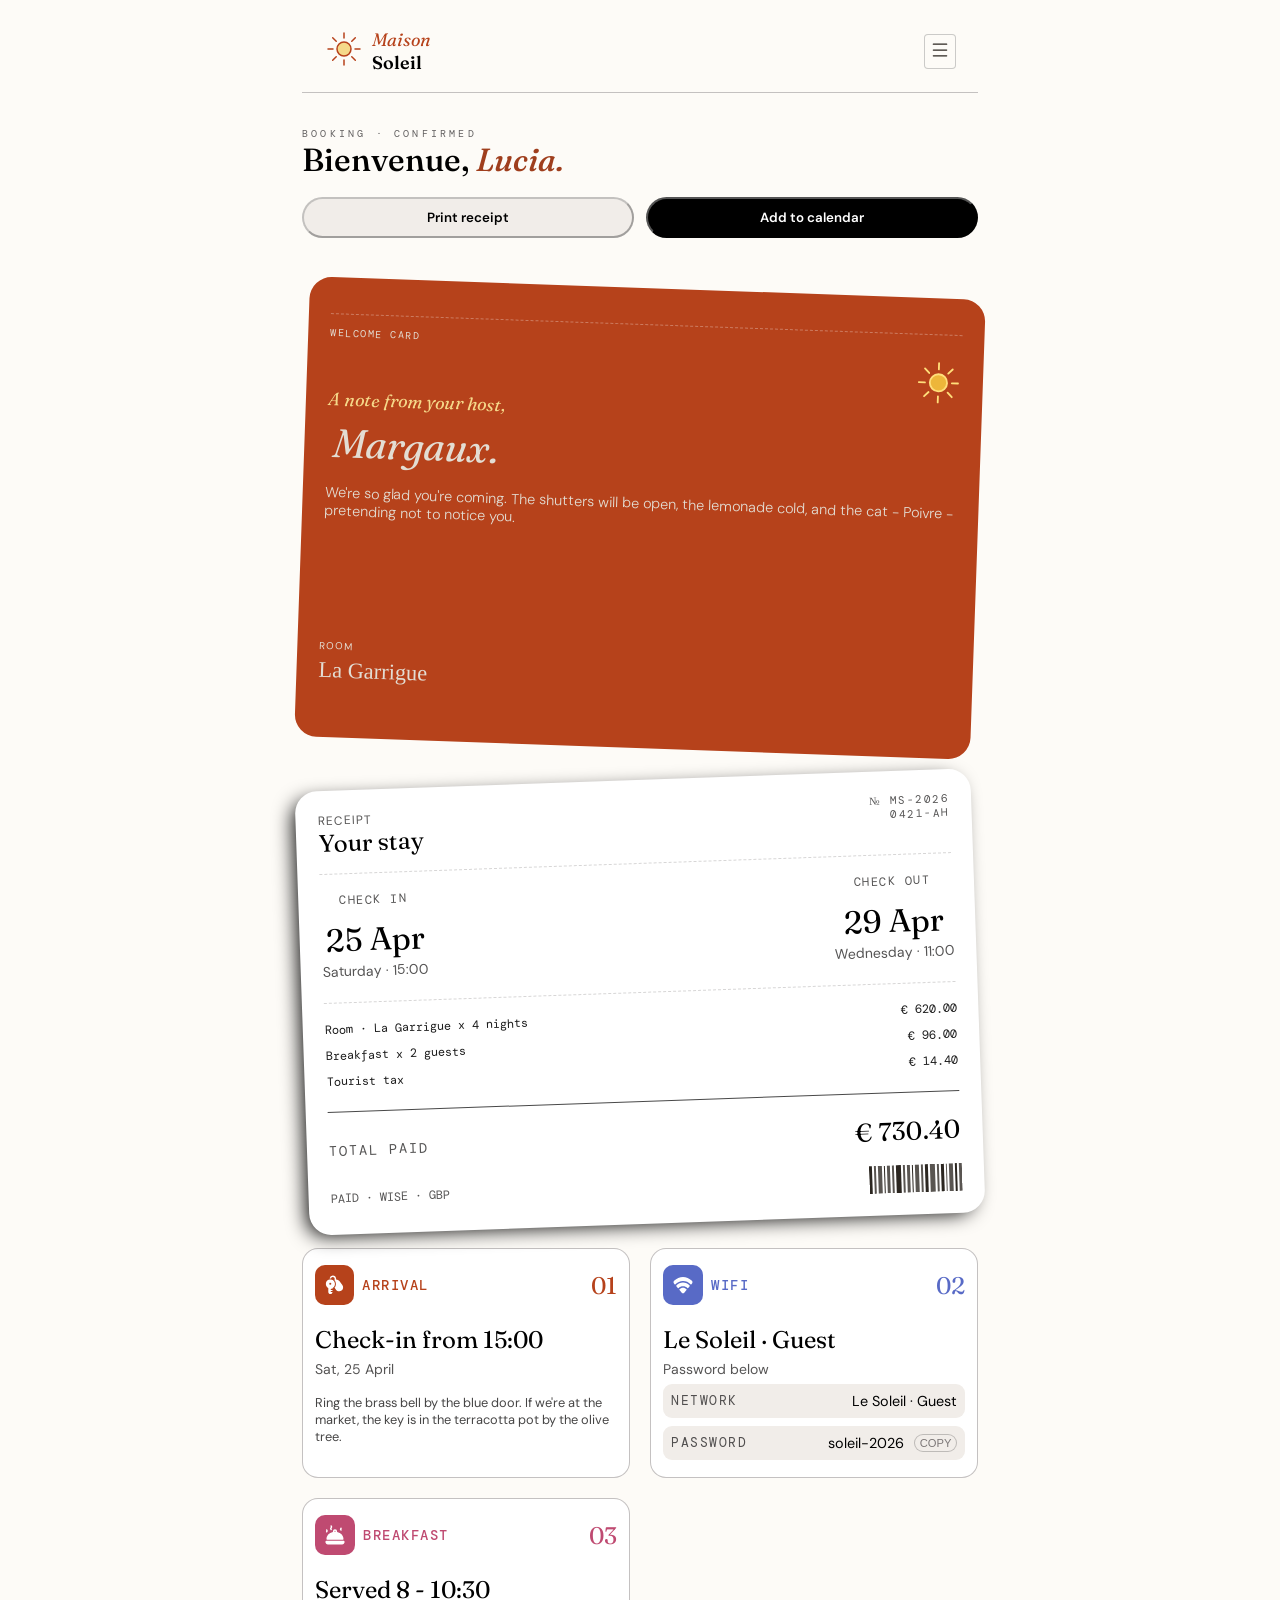
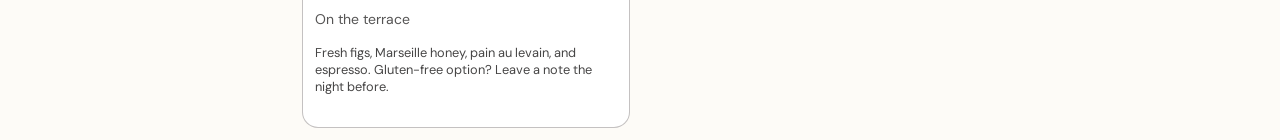
<file: hotel-booking-confirmation-page-main/index.html>
<!DOCTYPE html>
<html lang="en">
<head>
  <meta charset="UTF-8">
  <meta name="viewport" content="width=device-width, initial-scale=1.0"> <!-- displays site properly based on user's device -->
  <link rel="stylesheet" href="styles.css">
  <link rel="icon" type="image/png" sizes="32x32" href="./assets/images/favicon-32x32.png">
  <link rel="preconnect" href="https://fonts.googleapis.com">
<link rel="preconnect" href="https://fonts.gstatic.com" crossorigin>
<link href="https://fonts.googleapis.com/css2?family=Barlow+Semi+Condensed:ital,wght@0,100;0,200;0,300;0,400;0,500;0,600;0,700;0,800;0,900;1,100;1,200;1,300;1,400;1,500;1,600;1,700;1,800;1,900&family=DM+Mono:ital,wght@0,300;0,400;0,500;1,300;1,400;1,500&family=DM+Sans:ital,opsz,wght@0,9..40,100..1000;1,9..40,100..1000&family=Fraunces:ital,opsz,wght@0,9..144,100..900;1,9..144,100..900&family=Montserrat:ital,wght@0,100..900;1,100..900&family=Outfit:wght@100..900&family=Red+Hat+Display:ital,wght@0,300..900;1,300..900&family=Sora:wght@100..800&display=swap" rel="stylesheet">

  <title>Frontend Mentor | Hotel booking confirmation page</title>

</head>
<body>
  <div class="container">
    <div class="page">
        <aside id="sidebar" class="sidebar">
          <div class="sidebar-header">
              <a href="#" class="logo">
                  <img src="assets/images/illustration-sun.svg" alt="sun logo" class="sun-logo-img">
              </a>
              <div class="logo-txt">
                <p>Maison</p>
                <p>Soleil</p>
              </div>
            
              <button  id="menu-close" aria-label="Close menu">
                  <img src="assets/images/icon-close.svg" alt="Close menu button">
              </button>
          </div>

          <nav aria-label="Primary">
              <ul class="nav-list">
                  <li><img src="assets/images/icon-bed.svg" alt=""><a href="#" class="nav-link active">Your stay <span class="badge">1</span></a></li>
                  <li><img src="assets/images/icon-house.svg" alt=""><a href="#" class="nav-link">The house</a></li>
                  <li><img src="assets/images/icon-pin.svg" alt=""><a href="#" class="nav-link">Around town</a></li>
                  <li><img src="assets/images/icon-breakfast-outline.svg" alt=""><a href="#" class="nav-link">Breakfast</a></li>
                  <li><img src="assets/images/icon-mail.svg" alt=""><a href="#" class="nav-link">Messages</a></li>
              </ul>
          </nav>

          <div class="weather-card">
            <img src="assets/images/icon-weather.svg" alt="sunny icon" class="weather-img">
              <p class="weather-label">Today in Cassis</p>
              <p class="weather-temp">27°</p>
              <p class="weather-desc">Sunny · light breeze</p>
          </div>

          <div class="sidebar-footer">
              <p>Est. 1987</p>
              <p>Maison Soleil · 12 Rue des Oliviers · Cassis</p>
              <p>© 2026 Maison Soleil</p>
          </div>
      </aside>

      <div class="overlay" id="overlay"></div>

      <header class="mobile-header">
          <a href="#" class="logo">
            <img src="assets/images/illustration-sun.svg" class="sun-logo-img" alt="">
          </a>
          <div class="logo-txt">
                <p>Maison</p>
                <p>Soleil</p>
              </div>
          <button id="menu-open" class="menu-open menu-btn" aria-label="Open menu" aria-expanded="false" aria-controls="sidebar">
              <img src="assets/images/icon-menu.svg" alt="">
          </button>
      </header> 
  
  
<main>
  <!--After navbar section-->
    <div class="hero-section">
      <div class="hero-txt"><p>Booking · Confirmed</p>
        <h1>Bienvenue, <span class="Lucia">Lucia.</span></h1></div>
        
        <div class="main-btns">
          <button type="button" class="print-btn">Print receipt</button>
          <button type="button" class="add-btn">Add to calendar</button>
        </div>
    </div>
    
    
    <!-- Booking cards start -->
    <!-- Receipt card -->
   
    <!-- Note from host card -->
    <div class="welcome-card">
        <p class="welcome-txt">Welcome Card</p>
        <img src="assets/images/icon-sun.svg" alt="Sun icon" class="sun-icon">
          <div class="note">
            <p class="note-header">A note from your host,</p>
            <p class="host-name">Margaux.</p>
            <p class="note-txt">We're so glad you're coming. The shutters will be open, the lemonade cold, and the cat - Poivre - pretending not to notice you.</p>
            <div class="room-info">
              <p class="room">Room</p>
              <p class="room-name">La Garrigue</p>
            </div>
        </div>
    </div>

     <div class="receipt-card">
      <div class="receipt-header">
        <div class="receipt-left">
          <p class="receipt-txt">Receipt</p>
          <h2>Your stay</h2>
        </div>
        <div class="receipt-right">
          <p>№ MS-2026</p>
          <p>0421-AH</p>
        </div>
      </div>
      
      <div class="dates-flex">
        <div class="check-in">
          <p>Check in</p>
          <p>25 Apr</p>
          <p>Saturday · 15:00</p>
        </div>

        <div class="check-out">
          <p>Check out</p>
          <p>29 Apr</p>
          <p>Wednesday · 11:00</p>
        </div>
        
      </div>
    
      <div class="items-flex">
        <div class="item-1">
          <p class="item-name">Room · La Garrigue x 4  nights</p> 
          <p class="price">€ 620.00</p>
        </div>

        <div class="item-2">
          <p class="item">Breakfast x 2 guests</p>
          <p class="price">€ 96.00</p>
        </div>

        <div class="item-3">
          <p class="item">Tourist tax</p>
          <p class="price">€ 14.40</p>
          
        </div>
      </div>
      <div class="receipt-footer">
        <p class="total">Total paid</p>
        <p class="total-price">€ 730.40</p>
      </div>
      <div class="receipt-barc">
         <p>Paid · Wise · GBP</p>
        <!-- Barcode image -->
         <img src="assets/images/icon-barcode.svg" alt="barcode image" class="barcode">
      </div>
    </div>  

      <!-- Guest info row ends -->
    <div class="feature-cards-flex">
      <!-- Wifi -->
        <div class="feature-card-1">
            <!-- Arrival -->
          <div class="top-row">
            <img class="feature-icon-img" src="assets/images/icon-key.svg" alt="keys icon">
              <p class="feature">Arrival</p>
              <p class="feature-num">01</p>
          </div>
              <h2>Check-in from 15:00</h2>
              <p class="sub-txt">Sat, 25 April</p>
              <p class="paragraph-txt">Ring the brass bell by the blue door. If we're at the market, the key is in the terracotta pot by the olive tree.</p>
        </div>
        
        <div class="feature-card-2">
          <div class="top-row">
            <img src="assets/images/icon-wifi.svg" class="feature-icon-img" alt="Wifi Icon">
            <p class="feature">Wifi</p>
            <p class="feature-num">02</p>
          </div>

          <h2>Le Soleil · Guest</h2>
            <p class="sub-txt">Password below</p>
          <div class="bottom-row-wifi">
            <div class="network">
              <p class="net">Network</p>
              <p class="net-name">Le Soleil · Guest</p>
            </div>
          <div class="password">
            <p class="pass">Password</p>
            <p class="pass-name">soleil-2026</p>
            <button class="copy-btn"> Copy</button>
          </div>
        </div>
      </div>
        
        <!-- Breakfast -->
        <div class="feature-card-3">
          <div class="top-row">
            <img src="assets/images/icon-breakfast.svg" class="feature-icon-img" alt="Breakfast Plate">
            <p class="feature">Breakfast</p>
            <p class="feature-num">03</p>
          </div>

          <h2>Served 8 - 10:30</h2>
          <p class="sub-txt">On the terrace</p>
          <p  class="paragraph-txt">Fresh figs, Marseille honey, pain au levain, and espresso. Gluten-free option? Leave a note the night before.</p>
        </div>
        <!-- Main content ends -->
    </div>
    </div>
      </main>
  </div>
  <script>
    const sidebar = document.querySelector('.sidebar');
    const overlay = document.querySelector('.overlay');
    const menuOpenBtn = document.getElementById('menu-open');
    const menuCloseBtn = document.getElementById('menu-close');

    function openSidebar() {
        sidebar.classList.add('open');
        overlay.classList.add('open');
        menuOpenBtn.setAttribute('aria-expanded', 'true');
    }

    function closeSidebar() {
        sidebar.classList.remove('open');
        overlay.classList.remove('open');
        menuOpenBtn.setAttribute('aria-expanded', 'false');
    }

    menuOpenBtn.addEventListener('click', openSidebar);
    menuCloseBtn.addEventListener('click', closeSidebar);
    overlay.addEventListener('click', closeSidebar);
</script>
</body>
</html>
</file>
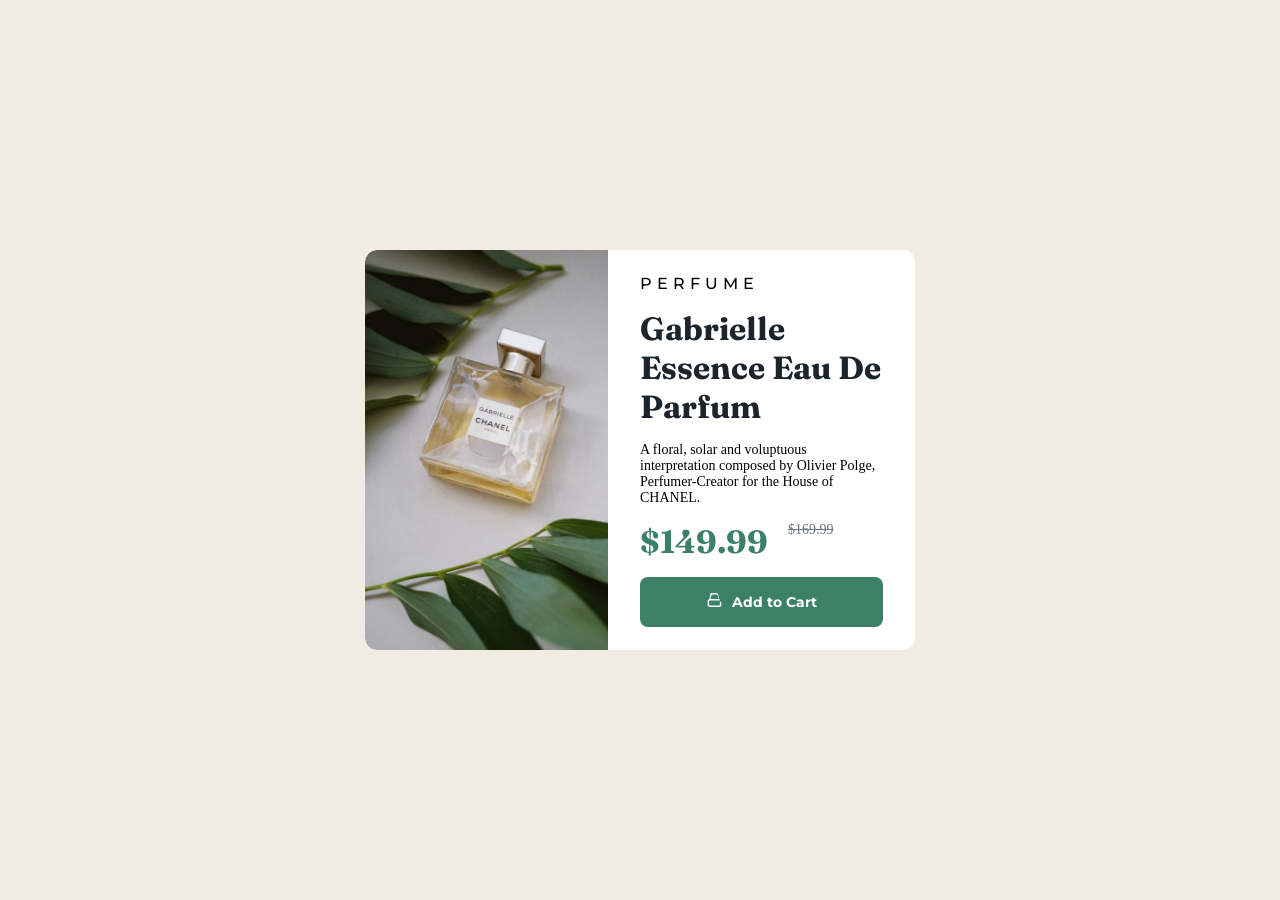
<file: product-preview-card-component-main/index.html>
<!DOCTYPE html>
<html lang="en">
<head>
  <meta charset="UTF-8">
  <meta name="viewport" content="width=device-width, initial-scale=1.0"> <!-- displays site properly based on user's device -->
  <link rel="stylesheet" href="styles.css">
  <link rel="icon" type="image/png" sizes="32x32" href="./images/favicon-32x32.png">
  <link rel="preconnect" href="https://fonts.googleapis.com">
<link rel="preconnect" href="https://fonts.gstatic.com" crossorigin>
<link href="https://fonts.googleapis.com/css2?family=Montserrat:ital,wght@0,100..900;1,100..900&family=Outfit:wght@100..900&display=swap" rel="stylesheet">
<link rel="preconnect" href="https://fonts.googleapis.com">
<link rel="preconnect" href="https://fonts.gstatic.com" crossorigin>
<link href="https://fonts.googleapis.com/css2?family=Fraunces:ital,opsz,wght@0,9..144,100..900;1,9..144,100..900&family=Montserrat:ital,wght@0,100..900;1,100..900&family=Outfit:wght@100..900&display=swap" rel="stylesheet">
  <title>Frontend Mentor | Product preview card component</title>

  <!-- Feel free to remove these styles or customise in your own stylesheet 👍 -->
  <style>
    .attribution { font-size: 0.6875rem; text-align: center; }
    .attribution a { color: hsl(228, 45%, 44%); }
  </style>
  
</head>
<body>
  <div class="card">
    <div class="image">
      <picture>
  <source media="(min-width: 640px)" srcset="./images/image-product-desktop.jpg">
  <img src="./images/image-product-mobile.jpg"/>
</picture>
    </div>
    <div class="text">
        <h3 class="title">Perfume</h3>
        <h2 class="heading">Gabrielle Essence Eau De Parfum</h2>

        <p class="description">
          A floral, solar and voluptuous interpretation composed by Olivier Polge, 
          Perfumer-Creator for the House of CHANEL.
        </p>
        <div class="prices">
          <p class="new-price"> $149.99</p>
          <p class="old-price"> $169.99</p>
        </div>

        <div class="cart">
          
           <button>
        <!-- Cart icon SVG from the Frontend Mentor assets -->
        <svg width="15" height="16" xmlns="http://www.w3.org/2000/svg">
          <path d="M14.383 10.388a2.397 2.397 0 0 0-1.518-2.222L11.325 2.01A2.41 2.41 0 0 0 9.511 0H5.489a2.41 2.41 0 0 0-1.814.01L2.135 6.166a2.397 2.397 0 0 0-1.518 2.222v3.164A2.4 2.4 0 0 0 3.012 14h8.976a2.4 2.4 0 0 0 2.395-2.448v-3.164zM5.489 1.5h4.022c.468 0 .894.296 1.067.742L11.708 6H3.292l1.13-3.758A1.14 1.14 0 0 1 5.49 1.5zm7.394 10.052A.9.9 0 0 1 11.988 12.5H3.012a.9.9 0 0 1-.895-.948V8.388a.9.9 0 0 1 .895-.948h8.976a.9.9 0 0 1 .895.948v3.164z" fill="#FFFFFF"/>
        </svg>
        Add to Cart
      </button>
        </div>
        
    </div>  
  </div>
</body>
</html>
</file>
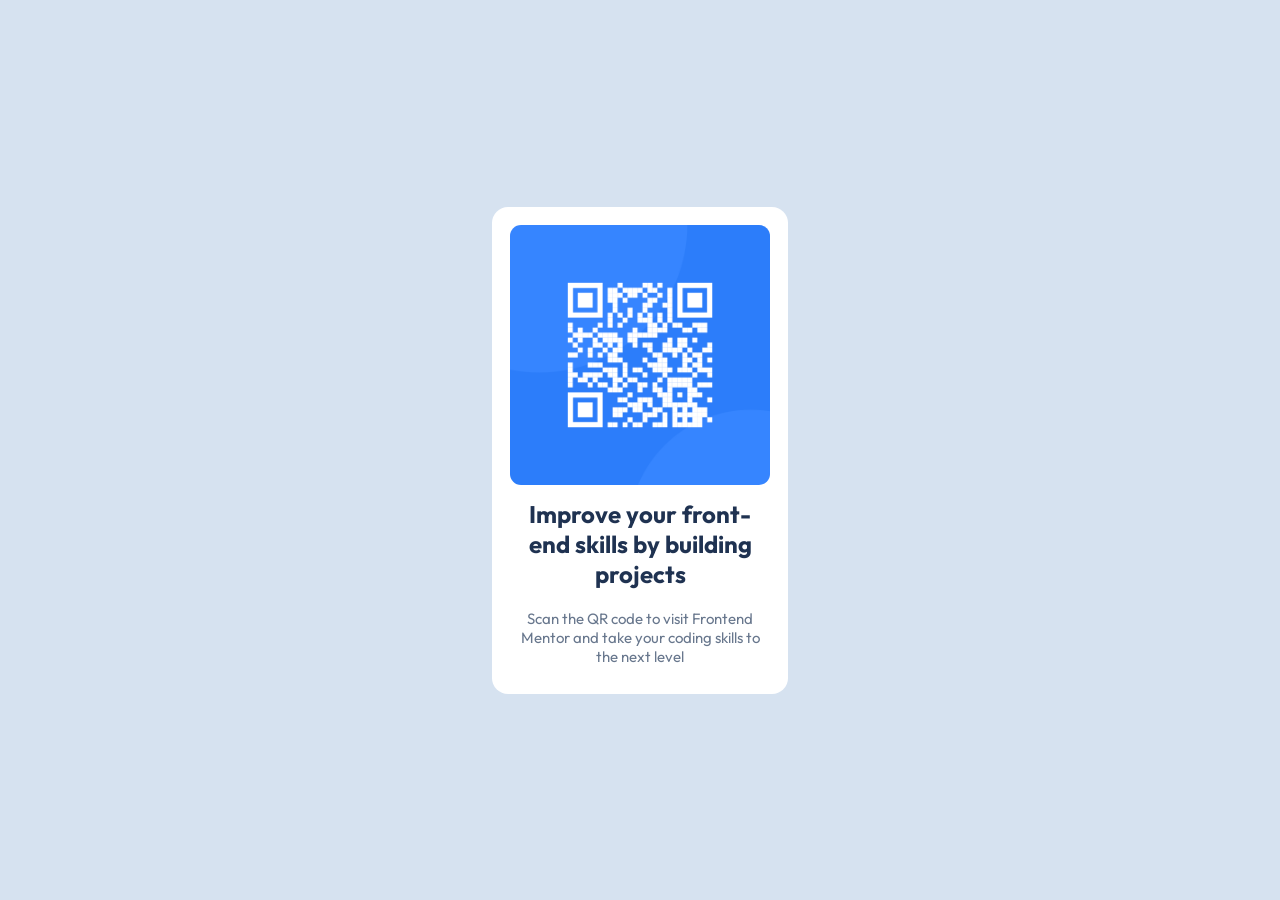
<file: qr-code-component/index.html>
<!DOCTYPE html>
<html lang="en">
<head>
  <meta charset="UTF-8">
  <meta name="viewport" content="width=device-width, initial-scale=1.0">
  <link rel="stylesheet" href="./styles.css">
   <!-- displays site properly based on user's device -->

  <link rel="icon" type="image/png" sizes="32x32" href="./images/favicon-32x32.png">
  <style>
@import url('https://fonts.googleapis.com/css2?family=Outfit:wght@100..900&display=swap');
</style>
  <title>Frontend Mentor | QR code component</title>

  <!-- Feel free to remove these styles or customise in your own stylesheet 👍 -->
  <!--<style>
    .attribution { font-size: 11px; text-align: center; }
    .attribution a { color: hsl(228, 45%, 44%); }
  </style>>-->
</head>
<body>
  <div class="container">
    <div class="card">
       <div class="image">
        <img src="./images/image-qr-code.png" alt="QR code image">
       </div>
       <h2 class="title">Improve your front-end skills by building projects</h2>
      <p class="description">Scan the QR code to visit Frontend Mentor and take your coding skills to the next level</p>
      </div>
    </div>
  </div>
</body>
</html>
</file>
<file: hotel-booking-confirmation-page-main/styles.css>
*{
    padding: 0;
    margin: 0;
    box-sizing: border-box;
}

:root{
    /*Neutral colours*/
    --Neutral-900: hsl(33, 15%, 15%);
    --Neutral-800: hsl(33, 22%, 20%);
    --Neutral-700: hsl(32, 20%, 29%);
    --Neutral-600: hsl(33, 17%, 41%);
    --Neutral-400: hsl(36, 22%, 86%);
    --Neutral-200: hsl(30, 24%, 93%);
    --Neutral-100: hsl(35, 60%, 96%);
    --Neutral-50: hsl(40, 60%, 98%);
    --Neutral-0: hsl(0, 0%, 100%);
    --Light-grey-1: rgb(85, 84, 84);

    /*Sun*/
    --Sun-500: hsl(42, 83%, 58%);
    --Sun-300: hsl(44, 84%, 75%);
    --Sun-200: hsl(45, 100%, 74%);
    --Sun-50: hsl(41, 100%, 93%);

    /*Terracotta*/
    --Terracotta-700: hsl(15, 69%, 37%);
    --Terracotta-600: hsl(15, 74%, 41%);
    --Terracotta-500: hsl(18, 62%, 47%);
    --Terracotta-400: hsl(22, 72%, 56%);
   
    /*Blue*/
    --Blue-500: hsl(230, 49%, 56%);

    /*Rose*/
    --Rose-500: hsl(340, 48%, 52%);

    /*Fonts*/
    --Font-size: 14px;
    --font-family-1: 'Fraunces', serif;
    --font-family-2: 'DM Sans', serif;
    --font-family-3: 'DM Mono', serif;
}

body{
    padding: 12px;
    margin: 0 auto;
    width: 375px;
    background-color: var(--Neutral-50);
}

.hero-section{
    padding-top: 12px;
    display: flex;
    flex-direction: column;
    gap: 8px;
}

.hero-section p{
    text-transform: uppercase;
    font-family: var(--font-family-3);
    letter-spacing: 0.2rem;
    color: rgb(100, 98, 98);
    font-weight: 400;
    font-size: 0.624rem;
}

.hero-section h1{
    font-family: var(--font-family-1);
    font-weight: 500;
}
.Lucia{
    color: var(--Terracotta-700);
    font-style: italic;
}

.main-btns{
    display: flex;
    padding: 10px 0;
    justify-content: center;
    gap: 12px;
}

.main-btns button{
    padding:  10px 14px;
    width: 100%;
    font-weight: 600;
    text-align: center;
    border-radius: 22px;
    font-family: var(--font-family-2);
    margin-bottom: 20px;
    transition: transform 0.2s ease, box-shadow 0.2s ease, background-color 0.2s ease, border-color 0.2s ease;
}

.print-btn{
    background-color: var(--Neutral-200);
    border-color: rgba(128, 128, 128, 0.4);
}

.print-btn:hover {
    background-color: var(--Neutral-400);
    box-shadow: 0 4px 12px rgba(39, 31, 24, 0.12);
    transform: translateY(-1px);
}

.print-btn:active {
    background-color: #d8cfc5;
    transform: translateY(0);
}

.add-btn{
    color: var(--Neutral-0);
    background-color: rgb(0, 0, 0);
}

.add-btn:hover {
    background-color: var(--Neutral-800);
    box-shadow: 0 4px 12px rgba(39, 31, 24, 0.18);
    transform: translateY(-1px);
    border: 2px solid transparent;
    border-color: var(--Terracotta-600);
}

.add-btn:active {
    background-color: #1b1b1b;
    transform: translateY(0) scale(0.99);
}

.welcome-card{
    background-color: var(--Terracotta-600);
    border-radius: 22px;
    padding: 22px;
    width: 100%;
    height: 460px;
    position: relative;
    transform: rotate(2deg);
    margin-top: 20px;
}

.welcome-txt{
    border-top: 1px dashed rgba(255, 255, 255, 0.3);
    margin-top: 14px;
    padding-top: 12px;
    text-transform: uppercase;
    color: var(--Neutral-400);
    font-family: var(--font-family-3);
    font-size: 0.625rem;
    letter-spacing: 1.5px;
}

.sun-icon{
    position: absolute;
    margin-bottom: 12px;
    top: 60px;
    right: 20px;
}
    

.note{
    margin-top: 48px;
}

.note-header{
    font-size: 1.125rem;
    color: var(--Sun-300);
    font-family: var(--font-family-1);
    font-style: italic;
    margin-bottom: 8px;
}

.host-name{
    font-family: var(--font-family-1);
    font-style: italic;
    color: var(--Neutral-400);
    margin-bottom: 16px;
    margin-left: 6px;
    font-size: 2.5rem;
}

.note-txt{
    font-family: var(--font-family-2);
    color: var(--Neutral-400);
    font-size: 0.9rem;
    font-weight: 300;
}

.room-info{
    margin-top: 120px;
    color: var(--Neutral-400);
}

.room{
    text-transform: uppercase;
    font-family: var(--font-family-2);
    font-size: 0.625rem;
    letter-spacing: 1px;
    margin-bottom: 5px;
}

.room-name{
    font-size: 1.4rem;
}

.receipt-card{
    background-color: var(--Neutral-0);
    width: 100%;
    height: 100%;
    margin-top: 32px;
    margin-bottom: 24px;
    border-radius: 22px;
    box-shadow: -7px 5px 20px -5px #000000;
    padding: 22px;
    transform: rotate(-2deg);
}

.receipt-txt{
    text-transform: uppercase;
    font-family: var(--font-family-2);
    font-size: 0.75rem;
    letter-spacing: 1.1px;
    color: rgb(85, 84, 84);
}

.receipt-header{
    display: flex;
    justify-content: space-between;
    padding-bottom: 16px;
    border-bottom :1px dashed rgba(56, 51, 51, 0.2);
    margin-bottom: 18px;
}

.receipt-left h2{
    font-family: var(--font-family-1);
    font-weight: normal;
}

.receipt-right{
    color: rgb(85, 84, 84);
    font-family: var(--font-family-3);
    font-size: 0.6875rem;
    letter-spacing: 1.5px;
    text-align: right
}

.dates-flex{
    display: flex;
    justify-content: space-between;
    margin-bottom: 18px;
    text-align: center;
    border-bottom: 1px dashed rgba(56, 51, 51, 0.2);
}

.check-in{
    padding-bottom: 22px; 
}

.check-in p:first-of-type, .check-out p:first-of-type{
    color: rgb(85, 84, 84);
    font-size: 0.75rem;
    text-transform: uppercase;
    font-family: var(--font-family-3);
    padding-bottom: 12px;
    letter-spacing: 1.5px;
}

.check-in p:nth-of-type(2), .check-out p:nth-of-type(2){
    font-family: var(--font-family-1);
    font-size: 2rem;
}

.check-in p:nth-of-type(3), .check-out p:nth-of-type(3){
    font-family: var(--font-family-2);
    color: rgb(85, 84, 84);
    font-size: 0.875rem;
    margin-top: 3px;
}

.item-1,.item-2,.item-3{
    display: flex;
    justify-content: space-between;
    margin-bottom: 10px;
    font-family: var(--font-family-3);
    font-size: 0.75rem;
    font-weight: 400;
    gap: 12px;
    color: rgb(27, 27, 27);
    white-space: nowrap;
}

.item-3{
    padding-bottom: 22px;
    border-bottom: 1px solid rgba(27, 27, 27, 0.8);
}

.receipt-footer{
    display: flex;
    justify-content: space-between;
    font-family: var(--font-family-3);
    align-items: center;
}

.total{
    margin-top: 12px;
    text-transform: uppercase;
    color: rgb(85, 84, 84);
    letter-spacing: 2px;
    font-size: 0.875rem;
    font-family: var(--font-family-3);
}

.total-price{
    margin-top: 12px;
    font-family: var(--font-family-1);
    font-size: 1.6rem;
}

.receipt-barc{
    display: flex;
    justify-content: space-between;
    margin-top: 18px;
    align-items: center;
}

.receipt-barc p{
    color: rgb(85, 84, 84);
    font-size: 12px;
    text-transform: uppercase;
    font-family: var(--font-family-3);
}

.feature-card-1, .feature-card-2, .feature-card-3{
    background-color: var(--Neutral-0);
    border-radius: 16px;
    margin-top: 22px;
    padding: 12px;
    padding-top: 16px;
    height: 230px;
    border: 1px solid rgba(190, 187, 187, 0.9);
}

.top-row{
    display: flex;
    font-size: 0.9rem;
    align-items: center;
    
}

.feature{
    margin-right: auto;
    text-transform: uppercase;
    font-family: var(--font-family-3);
    letter-spacing: 1.5px;
    font-weight: 500;
}

.feature-num{
    font-size: 1.5rem;
    font-family: var(--font-family-1);
}
.feature-card-1 .top-row{
    color: var(--Terracotta-600);
}

.top-row{
    margin-bottom: 20px;
}

.feature-card-1 .feature-icon-img{
    background-color: var(--Terracotta-600);
}

.feature-icon-img{
    height: 40px;
    padding: 8px;
    border-radius: 10px;
    margin-right: 8px;
}

.paragraph-txt{
    font-family: var(--font-family-2);
    margin-top: 16px;
    color: rgb(70, 69, 69);
    font-size: 0.8rem;
}

.sub-txt{
    font-family: var(--font-family-2);
    color: var(--Light-grey-1);
    margin-top: 6px;
    font-size: 0.875rem;
}

.feature-card-2 .sub-txt {
    margin-bottom: 6px;
}

.feature-card-2 .top-row{
    color: var(--Blue-500);
}

.feature-card-2 .feature-icon-img{
    background-color: var(--Blue-500);
}
.feature-cards-flex h2{
    font-family: var(--font-family-1);
    font-weight: normal;
}

.network, .password{
    display: flex;
    background-color: var(--Neutral-200);
    border-radius: 9px;
    margin-bottom: 8px;
    padding: 8px;
}

.net,  .pass{
    margin-right: auto;
    color: rgb(80, 78, 78);
    font-size: 0.8125rem;
    text-transform: uppercase;
    font-family: var(--font-family-3);
    letter-spacing: 1.5px;
}

.net-name, .pass-name{
    font-family: var(--font-family-2);
    font-size: 0.9rem;
}

.copy-btn{
    margin-left: 10px;
    font-size: 0.7rem;
    text-transform: uppercase;
    border-radius: 12px;
    width: 15%;
    padding: 2px;
    color: rgb(124, 119, 119);
    background-color: var(--Neutral-200);
    border: 1px solid rgba(70, 69, 69, 0.3);
}

.feature-card-3 .top-row{
    color: var(--Rose-500);
}

.feature-card-3 .feature-icon-img{
    background-color: var(--Rose-500);
}

.sidebar {
    position: fixed;
    top: 0;
    left: 0;
    width: 100vw;
    height: 100%;
    padding:  24px;
    background-color: var(--Neutral-50);
    display: flex;
    flex-direction: column;
    transform: translateX(-100%);
    transition: transform 0.3s ease;
    z-index: 30;
}

.sidebar.open {
    transform: translateX(0);
}

.mobile-header {
    display: flex;
    justify-content: space-between;
    align-items: center;
    padding: 16px 22px;
}

.overlay {
    display: none;
}

.overlay.open {
    display: block;
    position: fixed;
    inset: 0;
    background: rgba(0, 0, 0, 0.4);
    z-index: 20;
}

.nav-list{
    list-style-type: none;
    flex-direction: column;
}

.nav-list a{
    text-decoration: none;
    color: rgb(85, 84, 84);
    font-family: var(--font-family-2); 
    
}

.nav-list li{
    margin-bottom: 16px;
    display: flex;
    align-items: center;
    border-radius: 10px;
    transition: background-color 0.2s ease, transform 0.2s ease, box-shadow 0.2s ease;
}

.nav-list li:hover {
    background-color: rgba(230, 220, 209, 0.5);
    box-shadow: inset 0 0 0 1px rgba(128, 128, 128, 0.12);
    transform: translateX(2px);
}

.nav-list li:active {
    background-color: rgba(214, 202, 190, 0.7);
    transform: translateX(0);
}

.nav-list img{
    margin-right: 12px;
}

.sidebar-header, .mobile-header{
    display: flex;
    align-items: center;
    margin-bottom: 22px;
    padding-bottom: 18px;
    border-bottom: 1px solid rgba(190, 187, 187, 0.9);
}

.mobile-header{
    width: 100%;
}

.sun-logo-img{
    height: 40px;
    margin-right: 8px;
}

.logo-txt{
    margin-right: auto;
}
.logo-txt p:first-of-type{
    color: var(--Terracotta-600);
    font-family: var(--font-family-1);
    font-size: 1.125rem;
    font-style: italic;
}
#menu-close, .menu-btn{
    background-color: var(--Neutral-50);
    border-radius: 4px;
    padding: 5px;
    justify-content: center;
    border:1px solid rgba(128, 128, 128, 0.4);
    transition: background-color 0.2s ease, transform 0.2s ease, border-color 0.2s ease, box-shadow 0.2s ease;
}

#menu-close:hover, .menu-btn:hover {
    background-color: var(--Neutral-200);
    border-color: rgba(90, 86, 80, 0.6);
    box-shadow: 0 3px 10px rgba(39, 31, 24, 0.08);
    transform: translateY(-1px);
}

#menu-close:active, .menu-btn:active {
    background-color: #e5ddd2;
    transform: translateY(0);
}
.logo-txt p:nth-of-type(2){
    font-weight: 600;
    font-family: var(--font-family-1);
    font-size: 1.125rem;
}

.badge {
    color: white;
    background-color: var(--Terracotta-600);
    font-family: var(--font-family-1);
    font-size: 0.65rem;
    width: 18px;
    height: 18px;
    border-radius: 50%;
    display: inline-flex;
    align-items: center;
    justify-content: center; 
}
.nav-link {
    display: flex;
    align-items: center;
    justify-content: space-between;
    flex: 1;
    padding: 8px 10px;
    border-radius: 10px;
}

.weather-card{
    position: relative;
    margin-top: auto;
    color: rgba(31, 30, 30, 0.8);
    font-family: var(--font-family-3);
    background-color: var(--Sun-300);
    border-radius: 12px;
    padding: 12px;
    font-size: 0.7rem;
    letter-spacing: 1.2px;
    font-weight: 500;
    overflow: hidden;
    margin-bottom: 22px;
}

.weather-card p:nth-of-type(2){
    font-family: var(--font-family-1);
    font-size: 2rem;
    margin: 6px 0;
}

.sidebar-footer{
    color: rgb(90, 89, 89);
    font-family: var(--font-family-3);
    text-transform: uppercase;
    font-size: 0.675rem;
    border-top: 1px dashed rgba(56, 51, 51, 0.1);
    display: flex;
    flex-direction: column;
    gap: 8px;
    padding-top: 12px;
    letter-spacing: 1px;
}

.weather-img{
    position: absolute;
    top: -25px;
    right: -10px;
}

.weather-label{
    text-transform: uppercase;
}

.nav-list li {
    border: 1px solid transparent;
    border-radius: 6px;
    padding: 4px 8px;
    transition: border-color 0.2s ease;
}

.nav-list li:hover {
    border-color: var(--Terracotta-600);
}

@media (min-width: 768px) {

    body {
        width: 100%;
        max-width: 700px;
    }

    .feature-cards-flex {
        display: grid;
        grid-template-columns: 1fr 1fr;
        gap: 20px;
    }

    .feature-card-1,
    .feature-card-2,
    .feature-card-3 {
        margin-top: 0;
    }


    .print-btn:hover {
    background-color: var(--Neutral-400);
    cursor: pointer;
}

.add-btn:hover {
    background-color: var(--Neutral-800);
    cursor: pointer;
}

.copy-btn:hover {
    background-color: var(--Neutral-400);
    color: var(--Neutral-900);
    cursor: pointer;
}

}

@media (min-width: 1440px) {

    body {
        width: 100%;
        max-width: 1440px;
        margin-left: 0;
        padding: 0;
    
    }

    .mobile-header,
    .overlay {
        display: none;
    }

    .page {
        display: flex;
        align-items: flex-start;
        gap: 40px;
    }

    .sidebar {
        position: static;
        width: 260px;
        height: auto;
        min-height: 100vh;
        padding: 16px;
        transform: none;
        flex-shrink: 0;
        border-right: 1px solid rgba(190, 187, 187, 0.9);
    }

    #menu-close {
        display: none;
    }

    main {
        flex: 1;
        min-width: 0;
        padding-top: 32px;
        padding-right: 40px;
        display: grid;
        row-gap: 40px;
        grid-template-columns: 1fr 1fr;
        grid-template-areas:
            "hero hero"
            "receipt welcome"
            "features features";
        gap: 56px;
    }

    .hero-section {
        grid-area: hero;
    }

    .receipt-card {
        grid-area: receipt;
        width: 430px;
        height: 445px;
        margin-left: 140px;
        margin-bottom: 2px;
        transform: rotate(-2deg);
        margin-top: 0;
    }

    .welcome-card {
        grid-area: welcome;
        width: 430px;
        height: 445px;
        margin-left: -44px;
        transform: rotate(2deg);
        margin-top: 0;
    }

    .feature-cards-flex {
        grid-area: features;
        display: flex;
        gap: 24px;
    }

    .feature-card-1,
    .feature-card-2,
    .feature-card-3 {
        flex: 1;
        margin-top: 0;
        width: auto;
    }

    .hero-section {
    flex-direction: row;
    justify-content: space-between;
    
}

    .hero-section h1{
        margin-left: auto;
    }

.main-btns {
    width: auto;
    margin-bottom: 0;
    margin-left: auto;
}

.main-btns button {
    width: auto;
    margin-bottom: 0;
}

.cards-row {
    position: relative;
}

.receipt-card,
.welcome-card {
    transition: transform 0.3s ease;
}

.cards-row:hover .receipt-card {
    transform: rotate(-4deg) translateX(-8px);
}

.cards-row:hover .welcome-card {
    transform: rotate(4deg) translateX(8px);
}

}
</file>
<file: product-preview-card-component-main/styles.css>
*, ::before, ::after{
    padding: 0;
    margin: 0;
    box-sizing: border-box;
    height: 100%;
}

body{
    background-color: hsl(30, 38%, 92%);
    display: flex;
    width: 100%;
    align-items: center;
    justify-content: center;
    font-size: 14px;
}

.card{
    width: 550px;
    height: 400px;
    display: flex;
    margin: 0 auto;
    background-color: hsl(0, 0%, 100%);
    border-radius: 12px;
    overflow: hidden;
    }


 .image img{
    
    border-top-left-radius: 12px;
    border-bottom-left-radius: 12px;
    flex: 1;
    object-fit: cover;
 }

  .image{
    flex: 1;
  }

 .text{
    flex: 1;
    display: flex;
    flex-direction: column;
    justify-content: center;
    gap: 16px;
    padding: 32px;
 }

 .title{
    text-transform: uppercase;
    letter-spacing: 5px;
    font-family: 'Montserrat' , sans-serif;
    font-weight: 500;

 }

 .heading{
    font-family: 'Fraunces' , sans-serif;
    font-weight: 700;
    font-size: 2rem;
    color: hsl(212, 21%, 14%);
    
 }

 .prices {
  display: flex;
  align-items: center;
  gap: 20px;
}

 .new-price {
  font-family: 'Fraunces', serif;
  font-size: 2rem;
  font-weight: 700;
  color: hsl(158, 36%, 37%);
}
 
.old-price {
  font-size: 0.875rem;
  color: hsl(228, 12%, 48%);
  text-decoration: line-through;
}

button {
  display: flex;
  align-items: center;
  justify-content: center;
  gap: 10px;
  width: 100%;
  padding: 16px;
  background-color: hsl(158, 36%, 37%);
  color: white;
  border: none;
  border-radius: 8px;
  font-family: 'Montserrat', sans-serif;
  font-size: 0.875rem;
  font-weight: 700;
  cursor: pointer;
  transition: background-color 0.2s ease;
}
 
button:hover {
  background-color: hsl(158, 36%, 20%);
}

/* MOBILE FIRST — base styles are mobile */
.card{
    width: 90%;
    max-width: 340px;
    display: flex;
    flex-direction: column;
    margin: 20px auto;
    background-color: hsl(0, 0%, 100%);
    border-radius: 12px;
    overflow: hidden;
}

 img{
    width: 100%;
    height: 100%;
    object-fit: cover;
    display: block;
}

/* DESKTOP — kick in at 640px and above */
@media (min-width: 640px){
    .card{
        max-width: 550px;
        height: 400px;
        flex-direction: row;
        
    }

    picture{
        flex: 1;
        
    }

    picture img{
        height: 100%;
        border-radius: 0;
        border-top-left-radius: 12px;
        border-bottom-left-radius: 12px;
    }

    .text{
        flex: 1;
    }
}
</file>
<file: qr-code-component/styles.css>
*{
    margin: 0; 
    padding: 0; 
    box-sizing: border-box;
}

body{
    font-family: 'Outfit', sans-serif;
    background-color: hsl(212, 45%, 89%);
}

.card{
    background-color: hsl(0, 0%, 100%);
    padding: 18px ;
    border-radius: 16px; 
    margin: 0 1em;  
}

.container{
    display: flex;
    align-items: center;
    margin: 0 auto;
    min-height: 900px;
    max-width: 360px;
    padding: 1rem;
}

.image img{
    border-radius: 11px;
    width: 100%;  
}

.title, .description{
    text-align: center;
    padding: 10px;
}

.description{
    font-weight: 400;
    font-size: 15px;
    color: hsl(216, 15%, 48%)
}

.title{
    font-weight: 700;
    color: hsl(218, 44%, 22%);
}
</file>
